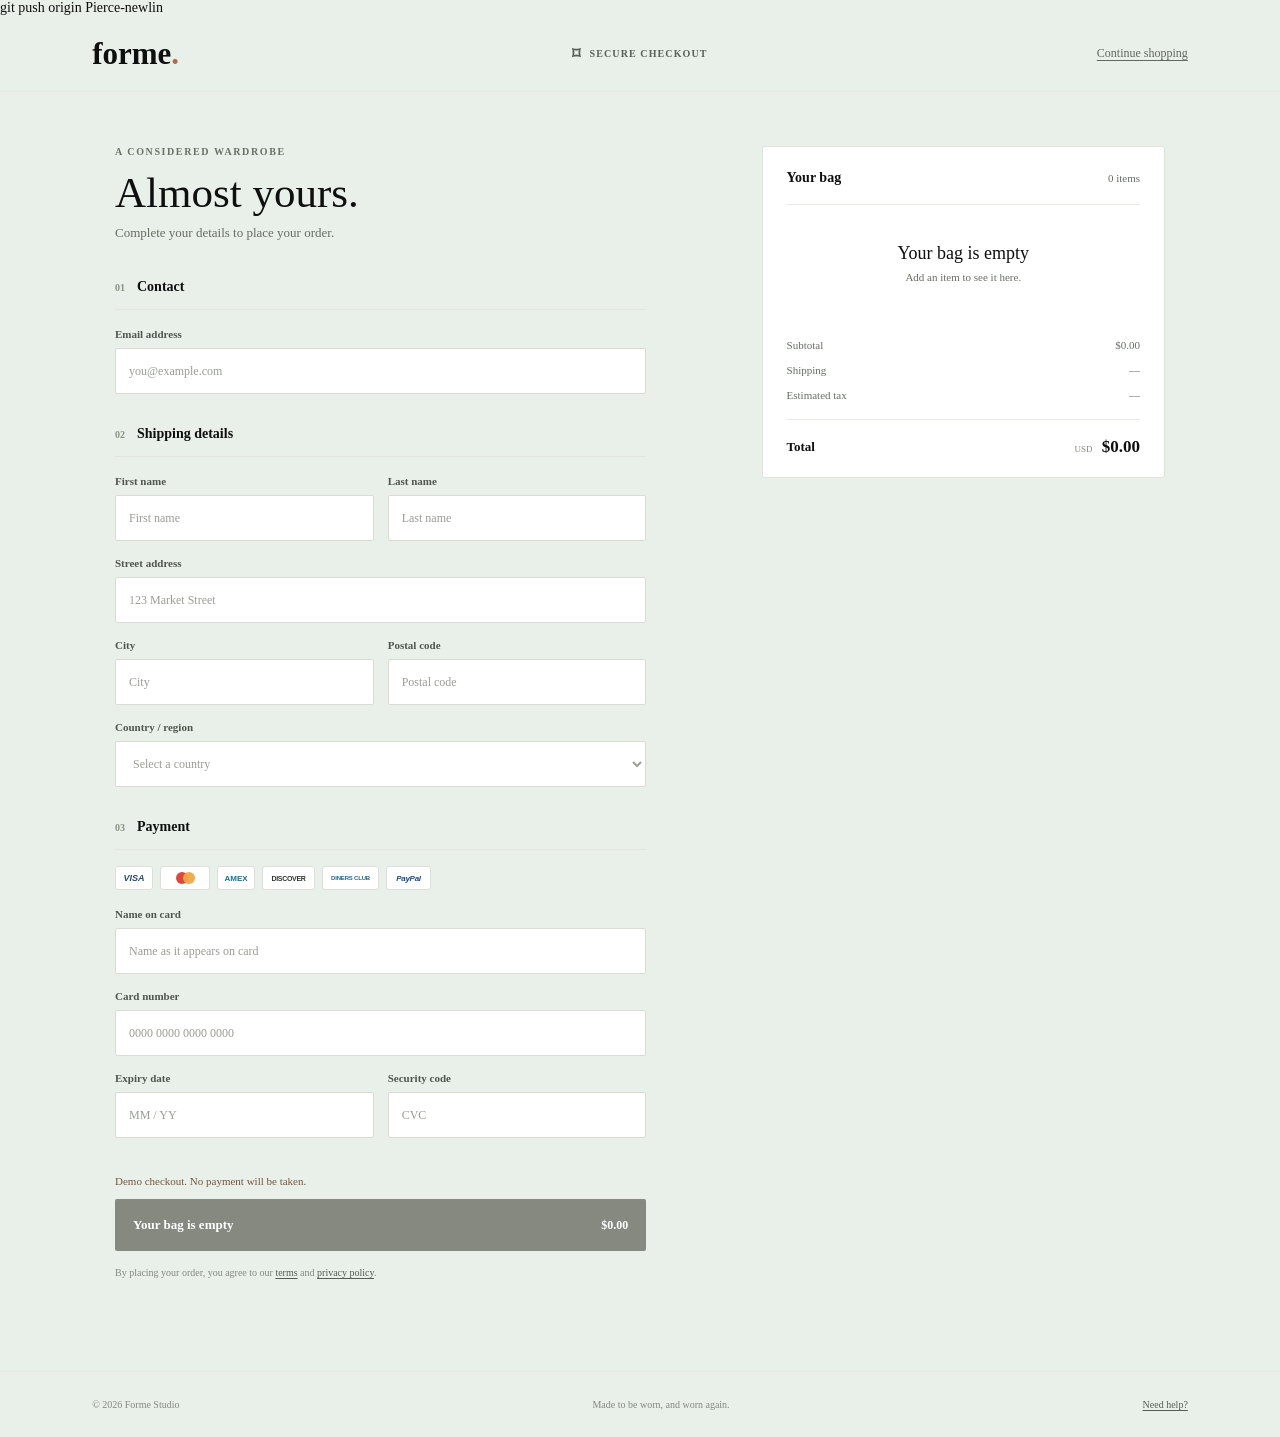
<file: payment form.html>
git push origin Pierce-newlin
<!doctype html>
<html lang="en">
  <head>
    <meta charset="utf-8">
    <meta name="viewport" content="width=device-width, initial-scale=1">
    <meta name="theme-color" content="#E8F0E9">
    <title>Checkout | Forme Studio</title>
    <link rel="stylesheet" href="styles.css">
  </head>
  <body>
    <header class="topbar">
      <a class="wordmark" href="#" aria-label="Forme Studio home">forme<span>.</span></a>
      <div class="checkout-label"><span class="lock-icon" aria-hidden="true">⌑</span> SECURE CHECKOUT</div>
      <a class="back-link" href="#order">Continue shopping</a>
    </header>

    <main class="checkout-layout">
      <section class="form-column" aria-labelledby="page-title">
        <div class="page-heading">
          <p class="eyebrow">A considered wardrobe</p>
          <h1 id="page-title">Almost yours.</h1>
          <p class="intro">Complete your details to place your order.</p>
        </div>

        <form class="checkout-form">
          <section class="form-section" aria-labelledby="contact-heading">
            <div class="section-heading">
              <span class="step-number">01</span>
              <h2 id="contact-heading">Contact</h2>
            </div>
            <label class="field">
              <span>Email address</span>
              <input type="email" name="email" placeholder="you@example.com" autocomplete="email" required>
            </label>
          </section>

          <section class="form-section" aria-labelledby="shipping-heading">
            <div class="section-heading">
              <span class="step-number">02</span>
              <h2 id="shipping-heading">Shipping details</h2>
            </div>
            <div class="field-row">
              <label class="field">
                <span>First name</span>
                <input type="text" name="first-name" placeholder="First name" autocomplete="given-name" required>
              </label>
              <label class="field">
                <span>Last name</span>
                <input type="text" name="last-name" placeholder="Last name" autocomplete="family-name" required>
              </label>
            </div>
            <label class="field">
              <span>Street address</span>
              <input type="text" name="address" placeholder="123 Market Street" autocomplete="street-address" required>
            </label>
            <div class="field-row">
              <label class="field">
                <span>City</span>
                <input type="text" name="city" placeholder="City" autocomplete="address-level2" required>
              </label>
              <label class="field">
                <span>Postal code</span>
                <input type="text" name="postal-code" placeholder="Postal code" autocomplete="postal-code" required>
              </label>
            </div>
            <label class="field">
              <span>Country / region</span>
              <select name="country" autocomplete="country-name" required>
                <option value="" disabled selected>Select a country</option>
                <option>United States</option>
                <option>Canada</option>
                <option>United Kingdom</option>
                <option>Australia</option>
              </select>
            </label>
          </section>

          <section class="form-section payment-section" aria-labelledby="payment-heading">
            <div class="section-heading">
              <span class="step-number">03</span>
              <h2 id="payment-heading">Payment</h2>
            </div>
            <div class="payment-methods" aria-label="Accepted payment methods">
              <span class="method-card">VISA</span>
              <span class="method-card mastercard"><i></i><i></i><span>mastercard</span></span>
              <span class="method-card amex">AMEX</span>
              <span class="method-card discover">DISCOVER</span>
              <span class="method-card diners">DINERS CLUB</span>
              <span class="method-card paypal">PayPal</span>
            </div>
            <label class="field">
              <span>Name on card</span>
              <input type="text" name="cardholder" placeholder="Name as it appears on card" autocomplete="cc-name" required>
            </label>
            <label class="field">
              <span>Card number</span>
              <input type="text" name="card-number" placeholder="0000 0000 0000 0000" inputmode="numeric" autocomplete="cc-number" required>
            </label>
            <div class="field-row">
              <label class="field">
                <span>Expiry date</span>
                <input type="text" name="expiry" placeholder="MM / YY" autocomplete="cc-exp" required>
              </label>
              <label class="field">
                <span>Security code</span>
                <input type="text" name="security-code" placeholder="CVC" inputmode="numeric" autocomplete="cc-csc" required>
              </label>
            </div>
          </section>

          <p class="demo-note">Demo checkout. No payment will be taken.</p>
          <button class="place-order" type="button" disabled>Your bag is empty <span>$0.00</span></button>
          <p class="terms">By placing your order, you agree to our <a href="#terms">terms</a> and <a href="#privacy">privacy policy</a>.</p>
        </form>
      </section>

      <aside class="order-column" id="order" aria-labelledby="order-heading">
        <div class="order-topline">
          <h2 id="order-heading">Your bag</h2>
          <span class="item-count">0 items</span>
        </div>
        <div class="empty-bag">
          <p>Your bag is empty</p>
          <span>Add an item to see it here.</span>
        </div>
        <dl class="price-breakdown">
          <div><dt>Subtotal</dt><dd>$0.00</dd></div>
          <div><dt>Shipping</dt><dd>—</dd></div>
          <div><dt>Estimated tax</dt><dd>—</dd></div>
        </dl>
        <div class="total-row"><span>Total</span><strong><small>USD</small> $0.00</strong></div>
      </aside>
    </main>
    <footer class="site-footer"><span>© 2026 Forme Studio</span><span>Made to be worn, and worn again.</span><a href="#help">Need help?</a></footer>
  </body>
</html>
</file>
<file: styles.css>
:root {
  color-scheme: light;
  --forest-green: #0B3D2E;
  --dark-green: #145A43;
  --medium-sea-green: #2F8F6F;
  --checkout-sage: #E8F0E9;
  --beige-sand: #D7C7A1;
  --almost-black: #0F0F0F;
  --paper: #fff;
  --ink: var(--almost-black);
  --muted: #686d63;
  --olive: var(--forest-green);
  --olive-dark: var(--dark-green);
  --olive-pale: var(--beige-sand);
  --clay: var(--medium-sea-green);
  --line: #e4e5df;
  --font-body: "Papyrus", fantasy;
  --font-display: "Papyrus", fantasy;
  --canvas: var(--checkout-sage);
  --green: var(--olive);
  --green-dark: var(--olive-dark);
  --serif: var(--font-display);
  --sans: var(--font-body);
}

* { box-sizing: border-box; }

body {
  margin: 0;
  background: var(--canvas);
  color: var(--ink);
  font-family: var(--sans);
  font-size: 14px;
  -webkit-font-smoothing: antialiased;
}

a { color: inherit; }

.topbar {
  height: 76px;
  padding: 0 7.2%;
  display: grid;
  grid-template-columns: 1fr 1fr 1fr;
  align-items: center;
  border-bottom: 1px solid #e8e7e0;
}

.wordmark {
  width: fit-content;
  color: var(--ink);
  font-family: var(--serif);
  font-size: 31px;
  font-weight: 600;
  letter-spacing: 0;
  line-height: 1;
  text-decoration: none;
}

.wordmark span { color: #b26a4b; }

.checkout-label {
  justify-self: center;
  display: flex;
  align-items: center;
  gap: 8px;
  color: #596057;
  font-size: 10px;
  font-weight: 700;
  letter-spacing: 1.1px;
}

.lock-icon { font-size: 16px; }

.back-link {
  justify-self: end;
  color: #62685f;
  font-size: 12px;
  text-decoration-thickness: 1px;
  text-underline-offset: 3px;
}

.checkout-layout {
  width: min(1050px, calc(100% - 48px));
  margin: 54px auto 76px;
  display: grid;
  grid-template-columns: minmax(0, 1.08fr) minmax(330px, .82fr);
  align-items: start;
  gap: clamp(56px, 9vw, 126px);
}

.page-heading { margin: 0 0 38px; }

.eyebrow {
  margin: 0 0 12px;
  color: #687263;
  font-size: 10px;
  font-weight: 700;
  letter-spacing: 1.6px;
  text-transform: uppercase;
}

h1, h2, h3, p { margin-top: 0; }

h1 {
  margin-bottom: 9px;
  font-family: var(--serif);
  font-size: 43px;
  font-weight: 500;
  letter-spacing: 0;
  line-height: 1.1;
}

.intro { margin-bottom: 0; color: var(--muted); font-size: 13px; }

.form-section { margin-bottom: 32px; }

.section-heading {
  display: flex;
  align-items: baseline;
  gap: 12px;
  padding-bottom: 14px;
  margin-bottom: 18px;
  border-bottom: 1px solid var(--line);
}

.step-number { color: #899184; font-size: 10px; font-weight: 600; }

.section-heading h2, .order-topline h2 {
  margin: 0;
  font-size: 14px;
  font-weight: 600;
}

.field { display: flex; min-width: 0; flex: 1; flex-direction: column; gap: 8px; margin-bottom: 16px; }

.field > span {
  color: #50564d;
  font-size: 11px;
  font-weight: 600;
}

.field input, .field select, .promo-code input {
  width: 100%;
  height: 46px;
  padding: 0 13px;
  border: 1px solid #d9dbd4;
  border-radius: 2px;
  outline: none;
  background: var(--paper);
  color: var(--ink);
  font: inherit;
  font-size: 12px;
  transition: border-color .18s ease, box-shadow .18s ease;
}

.field input::placeholder, .promo-code input::placeholder { color: #9a9d96; }
.field input:focus, .field select:focus, .promo-code input:focus { border-color: var(--green); box-shadow: 0 0 0 3px #304d3e1a; }
.field select:invalid { color: #9a9d96; }
.field-row { display: flex; gap: 14px; }

.payment-section { margin-bottom: 21px; }
.payment-methods { display: flex; align-items: center; gap: 7px; margin: -2px 0 18px; }
.method-card { display: inline-flex; height: 24px; min-width: 38px; align-items: center; justify-content: center; border: 1px solid #dedfd9; border-radius: 3px; background: #fff; color: #29477a; font-family: Arial, Helvetica, sans-serif; font-size: 9px; font-weight: 700; font-style: italic; }
.method-card.mastercard { position: relative; min-width: 50px; overflow: hidden; }
.mastercard i { width: 12px; height: 12px; border-radius: 50%; background: #df473d; }
.mastercard i + i { margin-left: -5px; background: #efa843; opacity: .94; }
.mastercard span { position: absolute; width: 1px; height: 1px; overflow: hidden; clip: rect(0, 0, 0, 0); }
.method-card.amex { color: #226b8e; font-family: "Arial Black", Arial, Helvetica, sans-serif; font-size: 8px; font-style: normal; }
.method-card.discover { min-width: 53px; color: #333; font-size: 7px; font-style: normal; letter-spacing: -.3px; }
.method-card.diners { min-width: 57px; color: #24628d; font-size: 6px; font-style: normal; letter-spacing: -.2px; }
.method-card.paypal { min-width: 45px; color: #174b87; font-size: 8px; font-style: italic; letter-spacing: -.3px; }

.demo-note { margin: 3px 0 12px; color: #77543c; font-size: 11px; }

.place-order {
  width: 100%;
  min-height: 52px;
  padding: 0 18px;
  display: flex;
  align-items: center;
  justify-content: space-between;
  border: 0;
  border-radius: 2px;
  background: var(--green);
  color: white;
  font: inherit;
  font-size: 13px;
  font-weight: 600;
  cursor: not-allowed;
}

.place-order span { font-size: 12px; }
.place-order:disabled { background: #858980; cursor: not-allowed; }
.terms { margin: 13px 0 0; color: #858980; font-size: 10px; line-height: 1.7; }
.terms a { color: #565d53; text-underline-offset: 2px; }

.order-column {
  position: sticky;
  top: 24px;
  padding: 23px 24px 20px;
  border: 1px solid #e2e1da;
  border-radius: 3px;
  background: var(--paper);
}

.order-topline { display: flex; align-items: center; justify-content: space-between; padding-bottom: 18px; border-bottom: 1px solid #e9e8e2; }
.item-count { color: var(--muted); font-size: 11px; }
.empty-bag { padding: 38px 8px; text-align: center; }
.empty-bag p { margin: 0 0 7px; font-family: var(--serif); font-size: 18px; }
.empty-bag span { color: var(--muted); font-size: 11px; }

.product { display: grid; grid-template-columns: 92px 1fr; gap: 15px; padding: 19px 0; }
.product-image-wrap { position: relative; height: 116px; background: #e7e4dc; }
.product-image { width: 100%; height: 100%; display: block; object-fit: cover; object-position: center 27%; }
.quantity { position: absolute; top: -7px; right: -7px; width: 20px; height: 20px; display: grid; place-items: center; border: 1px solid #fff; border-radius: 50%; background: #6b7067; color: #fff; font-size: 10px; }
.product-info { padding-top: 2px; }
.product-category { margin: 0 0 7px; color: #78806f; font-size: 9px; font-weight: 700; letter-spacing: .9px; }
.product-info h3 { margin: 0 0 6px; font-family: var(--serif); font-size: 17px; font-weight: 500; }
.product-detail { margin-bottom: 13px; color: #858980; font-size: 11px; }
.product-price { margin: 0; font-size: 12px; font-weight: 600; }

.promo-code { display: flex; gap: 8px; padding: 15px 0; border-top: 1px solid #e9e8e2; border-bottom: 1px solid #e9e8e2; }
.promo-code input { height: 40px; font-size: 11px; }
.promo-code button { min-width: 66px; padding: 0 12px; border: 1px solid #d9dbd4; border-radius: 2px; background: transparent; color: var(--green); font: inherit; font-size: 11px; font-weight: 600; cursor: pointer; }
.price-breakdown { display: grid; gap: 13px; padding: 18px 0; margin: 0; color: #686e65; font-size: 11px; }
.price-breakdown div, .total-row { display: flex; align-items: center; justify-content: space-between; gap: 12px; }
.price-breakdown dt, .price-breakdown dd { margin: 0; }
.price-breakdown dd { text-align: right; }
.free-shipping { color: var(--green); }
.total-row { padding-top: 17px; border-top: 1px solid #e9e8e2; font-size: 13px; font-weight: 600; }
.total-row strong { font-size: 17px; }
.total-row small { margin-right: 5px; color: #858980; font-size: 9px; font-weight: 500; }

.shipping-promise { display: flex; align-items: center; gap: 12px; padding-top: 22px; margin-top: 19px; border-top: 1px solid #e9e8e2; }
.delivery-mark { width: 30px; height: 30px; display: grid; place-items: center; border: 1px solid #dce1d7; border-radius: 50%; color: var(--green); font-size: 17px; }
.shipping-promise p { margin: 0; font-size: 11px; font-weight: 600; line-height: 1.6; }
.shipping-promise p span { color: #858980; font-size: 10px; font-weight: 400; }

.site-footer { min-height: 66px; padding: 15px 7.2%; display: flex; align-items: center; justify-content: space-between; gap: 16px; border-top: 1px solid #e8e7e0; color: #858980; font-size: 10px; }
.site-footer a { color: #565d53; text-underline-offset: 2px; }
.visually-hidden { position: absolute; width: 1px; height: 1px; padding: 0; margin: -1px; overflow: hidden; clip: rect(0, 0, 0, 0); white-space: nowrap; border: 0; }

@media (max-width: 760px) {
  .topbar { height: 64px; padding: 0 22px; grid-template-columns: 1fr auto; }
  .checkout-label { justify-self: end; grid-column: 2; grid-row: 1; }
  .back-link { display: none; }
  .checkout-layout { width: min(100% - 40px, 520px); margin: 34px auto 48px; grid-template-columns: 1fr; gap: 34px; }
  .page-heading { margin-bottom: 31px; }
  h1 { font-size: 38px; }
  .order-column { position: static; grid-row: 1; }
  .form-column { grid-row: 2; }
  .site-footer { padding: 17px 22px; flex-wrap: wrap; }
  .site-footer span:nth-child(2) { display: none; }
}

@media (max-width: 420px) {
  .checkout-layout { width: calc(100% - 32px); }
  .order-column { padding: 19px 17px; }
  .field-row { gap: 10px; }
  .field input, .field select { padding: 0 10px; }
}
</file>
